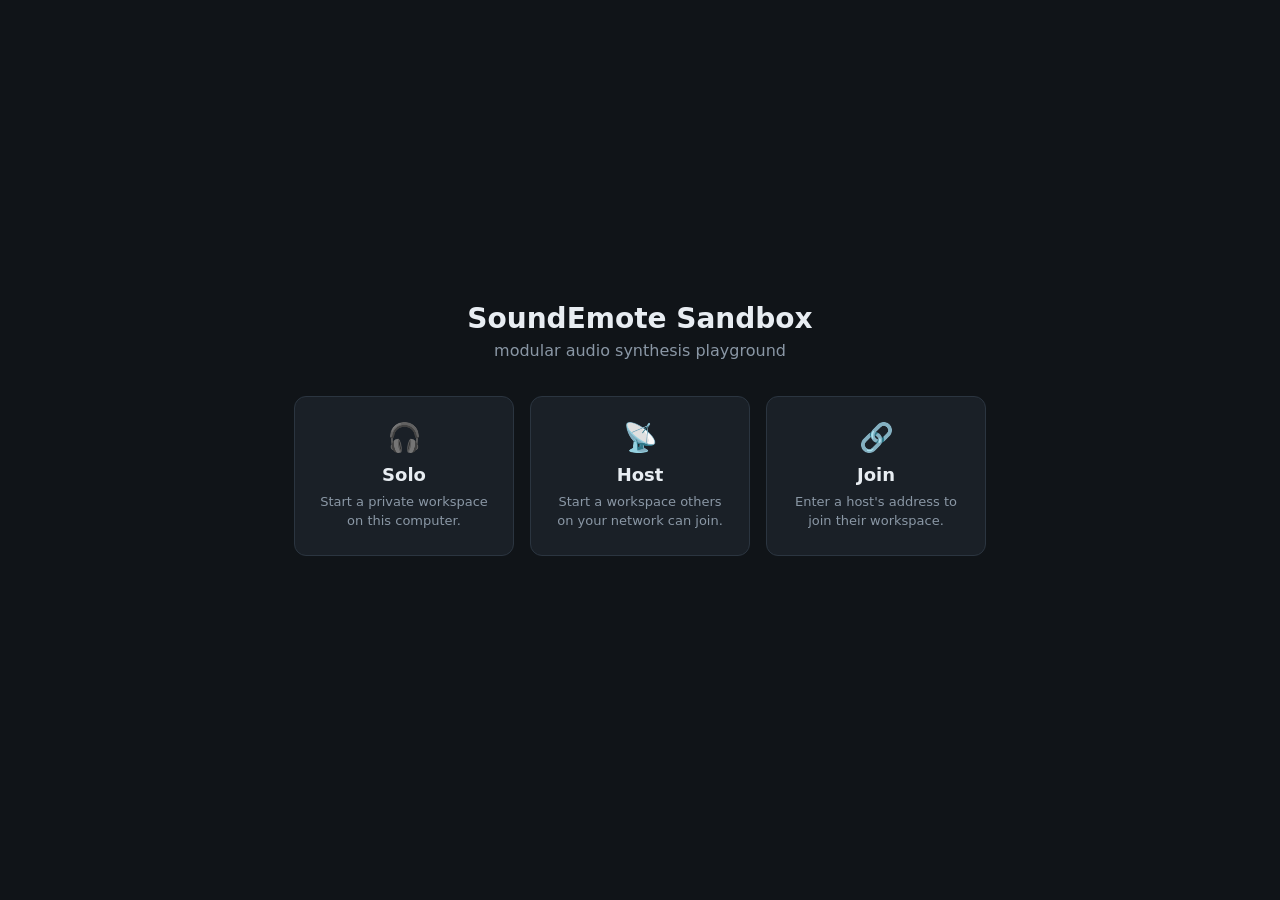
<file: src-launcher/index.html>
<!DOCTYPE html>
<html lang="en">
<head>
<meta charset="utf-8">
<title>SoundEmote Sandbox</title>
<style>
  :root {
    --bg: #101418;
    --panel: #1a2027;
    --panel-hover: #222a33;
    --text: #e8edf2;
    --dim: #8a97a5;
    --accent: #4fd1c5;
    --err: #f28b82;
  }
  * { box-sizing: border-box; margin: 0; padding: 0; }
  body {
    background: var(--bg); color: var(--text);
    font-family: "Segoe UI", system-ui, sans-serif;
    min-height: 100vh; display: flex; align-items: center; justify-content: center;
  }
  .wrap { width: min(720px, 92vw); text-align: center; }
  h1 { font-size: 28px; font-weight: 600; margin-bottom: 6px; }
  .sub { color: var(--dim); margin-bottom: 36px; }
  .cards { display: flex; gap: 16px; justify-content: center; flex-wrap: wrap; }
  .card {
    flex: 1 1 200px; max-width: 220px; background: var(--panel);
    border: 1px solid #2b3540; border-radius: 12px; padding: 24px 18px;
    cursor: pointer; transition: background .15s, transform .15s;
  }
  .card:hover { background: var(--panel-hover); transform: translateY(-2px); }
  .card h2 { font-size: 18px; margin-bottom: 8px; }
  .card p { font-size: 13px; color: var(--dim); line-height: 1.45; }
  .card .icon { font-size: 28px; margin-bottom: 10px; }
  #join-row {
    display: none; margin-top: 22px; gap: 8px; justify-content: center;
  }
  #join-row input {
    width: 300px; padding: 10px 12px; border-radius: 8px;
    border: 1px solid #2b3540; background: #0c1013; color: var(--text);
    font-size: 14px; outline: none;
  }
  #join-row input:focus { border-color: var(--accent); }
  button.go {
    padding: 10px 20px; border-radius: 8px; border: none; cursor: pointer;
    background: var(--accent); color: #08302c; font-weight: 600; font-size: 14px;
  }
  button.go:disabled { opacity: .5; cursor: wait; }
  #status { margin-top: 22px; color: var(--dim); font-size: 14px; min-height: 20px; }
  #status.err { color: var(--err); }
  #share { display: none; margin-top: 26px; background: var(--panel);
    border: 1px solid #2b3540; border-radius: 12px; padding: 22px; }
  #share code {
    display: inline-block; background: #0c1013; padding: 8px 14px;
    border-radius: 8px; font-size: 16px; color: var(--accent); margin: 10px 0 16px;
    user-select: all;
  }
  #share p { color: var(--dim); font-size: 13px; margin-bottom: 4px; }
</style>
</head>
<body>
<div class="wrap">
  <h1>SoundEmote Sandbox</h1>
  <div class="sub">modular audio synthesis playground</div>

  <div class="cards" id="cards">
    <div class="card" id="btn-solo">
      <div class="icon">&#127911;</div>
      <h2>Solo</h2>
      <p>Start a private workspace on this computer.</p>
    </div>
    <div class="card" id="btn-host">
      <div class="icon">&#128225;</div>
      <h2>Host</h2>
      <p>Start a workspace others on your network can join.</p>
    </div>
    <div class="card" id="btn-join">
      <div class="icon">&#128279;</div>
      <h2>Join</h2>
      <p>Enter a host's address to join their workspace.</p>
    </div>
  </div>

  <div id="join-row">
    <input id="join-addr" placeholder="192.168.1.42  or  192.168.1.42:8765" spellcheck="false">
    <button class="go" id="join-go">Join</button>
  </div>

  <div id="share">
    <p>Workspace is live. Others on your network can join at:</p>
    <code id="share-url"></code><br>
    <p style="margin-bottom:14px">They can use this app (Join) or any browser.</p>
    <button class="go" id="enter-go">Enter workspace</button>
  </div>

  <div id="status"></div>
</div>

<script>
  const invoke = window.__TAURI__ && window.__TAURI__.core
    ? window.__TAURI__.core.invoke
    : null;
  const $ = (id) => document.getElementById(id);
  const status = (msg, err) => {
    const el = $("status");
    el.textContent = msg || "";
    el.className = err ? "err" : "";
  };
  const busy = (on) => {
    document.querySelectorAll(".card, .go").forEach((el) => {
      el.style.pointerEvents = on ? "none" : "";
      el.style.opacity = on ? ".55" : "";
    });
  };

  $("btn-solo").onclick = async () => {
    if (!invoke) return status("Tauri bridge unavailable.", true);
    busy(true); status("Starting local server…");
    try {
      const url = await invoke("launch_solo");
      location.replace(url);
    } catch (e) { busy(false); status(String(e), true); }
  };

  $("btn-host").onclick = async () => {
    if (!invoke) return status("Tauri bridge unavailable.", true);
    busy(true); status("Starting shared server…");
    try {
      const info = await invoke("launch_host");
      busy(false); status("");
      $("cards").style.display = "none";
      $("join-row").style.display = "none";
      $("share").style.display = "block";
      $("share-url").textContent =
        info.share_url || "http://<your-LAN-IP>:8765/";
      $("enter-go").onclick = () => location.replace(info.url);
    } catch (e) { busy(false); status(String(e), true); }
  };

  $("btn-join").onclick = () => {
    const row = $("join-row");
    row.style.display = row.style.display === "flex" ? "none" : "flex";
    $("join-addr").focus();
  };

  const doJoin = () => {
    let addr = $("join-addr").value.trim();
    if (!addr) return;
    if (!/^https?:\/\//i.test(addr)) addr = "http://" + addr;
    try {
      const u = new URL(addr);
      if (!u.port) u.port = "8765";
      status("Connecting…");
      location.replace(u.href);
    } catch { status("That address doesn't look valid.", true); }
  };
  $("join-go").onclick = doJoin;
  $("join-addr").addEventListener("keydown", (e) => {
    if (e.key === "Enter") doJoin();
  });
</script>
</body>
</html>
</file>
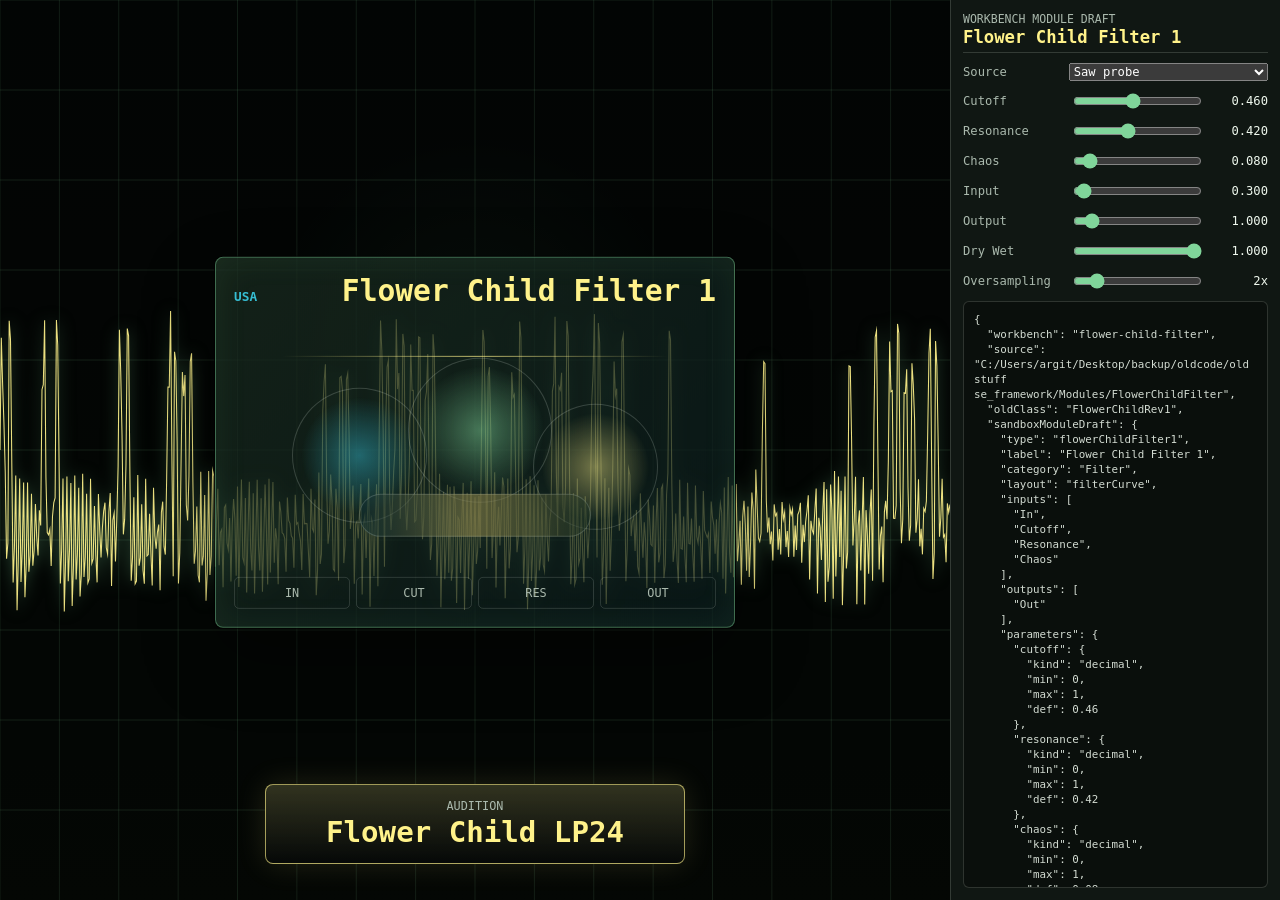
<file: public/workbenches/flower-child-filter/index.html>
<!doctype html>
<html lang="en">
<head>
  <meta charset="utf-8">
  <meta name="viewport" content="width=device-width, initial-scale=1">
  <title>Flower Child Filter Workbench</title>
  <link rel="stylesheet" href="./styles.css?v=flower-child-filter-workbench-1">
</head>
<body>
  <main class="flower-workbench">
    <section class="stage" aria-label="Flower Child Filter module workbench">
      <canvas id="flowerCanvas" width="1280" height="720" aria-label="Flower Child filter scope"></canvas>
      <div class="module-card" aria-hidden="true">
        <div class="module-title">
          <span>USA</span>
          <strong>Flower Child Filter 1</strong>
        </div>
        <div class="marionette">
          <i></i>
          <i></i>
          <i></i>
          <b></b>
        </div>
        <div class="socket-row">
          <span>IN</span>
          <span>CUT</span>
          <span>RES</span>
          <span>OUT</span>
        </div>
      </div>
      <button id="flowerAuditionButton" class="audition-button" type="button">
        <span>Audition</span>
        <strong>Flower Child LP24</strong>
      </button>
    </section>

    <aside class="controls" aria-label="Flower Child controls">
      <header>
        <span>Workbench Module Draft</span>
        <h1>Flower Child Filter 1</h1>
      </header>

      <label class="select-row" for="flowerSource">
        <span>Source</span>
        <select id="flowerSource">
          <option value="saw">Saw probe</option>
          <option value="pulse">Pulse train</option>
          <option value="noise">Dust noise</option>
        </select>
      </label>

      <div class="control-row">
        <label for="flowerCutoff">Cutoff</label>
        <input id="flowerCutoff" type="range" min="0" max="1" step="0.001" value="0.46">
        <output id="flowerCutoffValue" for="flowerCutoff">0.460</output>
      </div>

      <div class="control-row">
        <label for="flowerResonance">Resonance</label>
        <input id="flowerResonance" type="range" min="0" max="1" step="0.001" value="0.42">
        <output id="flowerResonanceValue" for="flowerResonance">0.420</output>
      </div>

      <div class="control-row">
        <label for="flowerChaos">Chaos</label>
        <input id="flowerChaos" type="range" min="0" max="1" step="0.001" value="0.08">
        <output id="flowerChaosValue" for="flowerChaos">0.080</output>
      </div>

      <div class="control-row">
        <label for="flowerInput">Input</label>
        <input id="flowerInput" type="range" min="0" max="10" step="0.001" value="0.30">
        <output id="flowerInputValue" for="flowerInput">0.300</output>
      </div>

      <div class="control-row">
        <label for="flowerOutput">Output</label>
        <input id="flowerOutput" type="range" min="0" max="10" step="0.001" value="1.00">
        <output id="flowerOutputValue" for="flowerOutput">1.000</output>
      </div>

      <div class="control-row">
        <label for="flowerDryWet">Dry Wet</label>
        <input id="flowerDryWet" type="range" min="0" max="1" step="0.001" value="1.00">
        <output id="flowerDryWetValue" for="flowerDryWet">1.000</output>
      </div>

      <div class="control-row">
        <label for="flowerOversampling">Oversampling</label>
        <input id="flowerOversampling" type="range" min="1" max="8" step="1" value="2">
        <output id="flowerOversamplingValue" for="flowerOversampling">2x</output>
      </div>

      <pre id="flowerPacket" class="packet" aria-label="Flower Child module packet"></pre>
    </aside>
  </main>
  <script src="./flower-child-filter-workbench.js?v=flower-child-filter-workbench-1"></script>
</body>
</html>
</file>
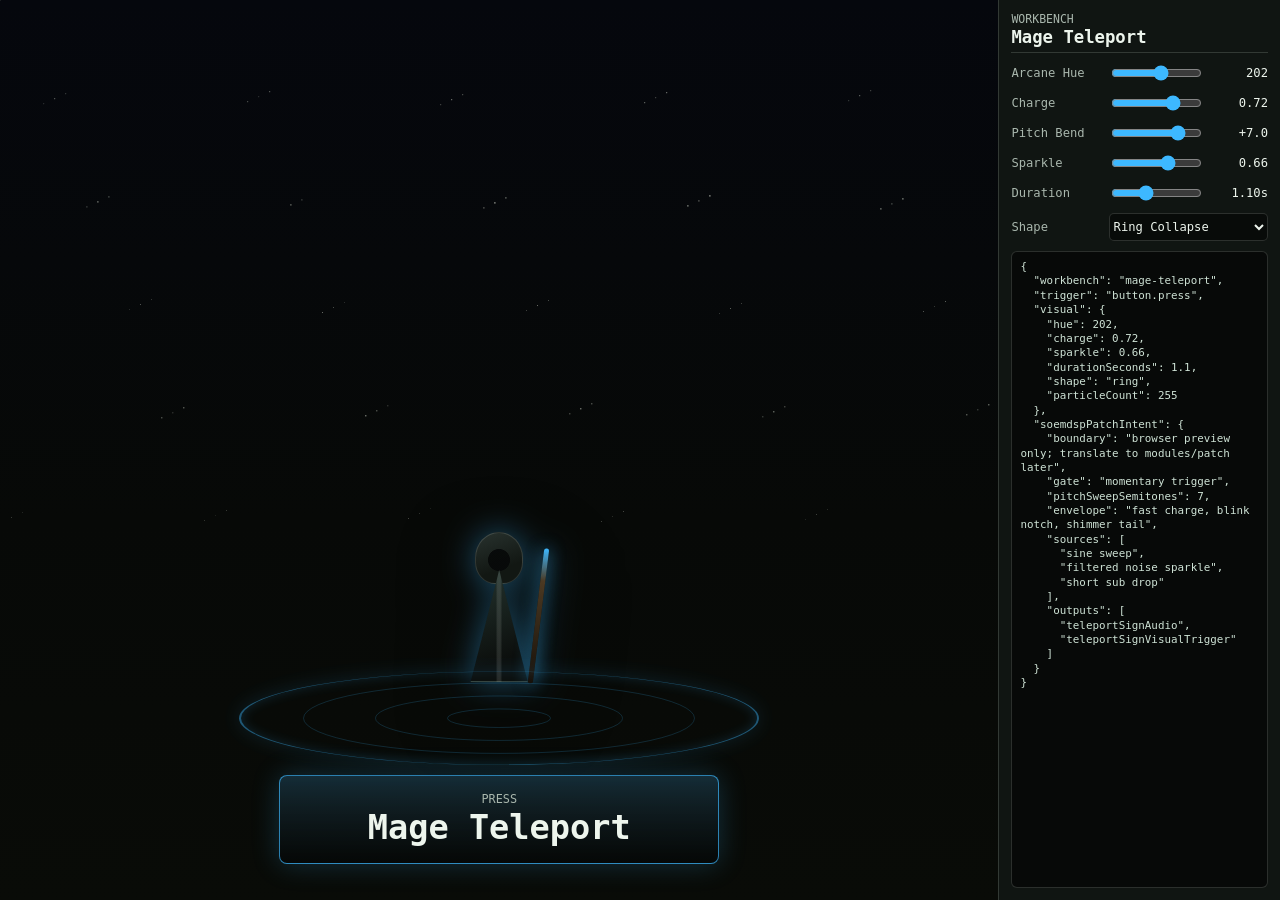
<file: public/workbenches/mage-teleport/index.html>
<!doctype html>
<html lang="en">
<head>
  <meta charset="utf-8">
  <meta name="viewport" content="width=device-width, initial-scale=1">
  <title>Mage Teleport Workbench</title>
  <link rel="stylesheet" href="./styles.css?v=mage-teleport-workbench-1">
</head>
<body>
  <main class="teleport-workbench">
    <section class="stage" aria-label="Mage teleport sign preview">
      <canvas id="teleportCanvas" width="1280" height="720" aria-label="Teleport visualizer"></canvas>
      <div class="stage-overlay" aria-hidden="true">
        <div class="mage">
          <div class="hood"></div>
          <div class="body"></div>
          <div class="staff"></div>
        </div>
        <div class="sigil">
          <i></i>
          <i></i>
          <i></i>
        </div>
      </div>
      <button id="castTeleportButton" class="cast-button" type="button">
        <span>Press</span>
        <strong>Mage Teleport</strong>
      </button>
    </section>

    <aside class="controls" aria-label="Teleport controls">
      <header>
        <span>Workbench</span>
        <h1>Mage Teleport</h1>
      </header>

      <div class="control-row">
        <label for="teleportHue">Arcane Hue</label>
        <input id="teleportHue" type="range" min="0" max="360" value="202">
        <output id="teleportHueValue" for="teleportHue">202</output>
      </div>

      <div class="control-row">
        <label for="teleportCharge">Charge</label>
        <input id="teleportCharge" type="range" min="0" max="1" step="0.01" value="0.72">
        <output id="teleportChargeValue" for="teleportCharge">0.72</output>
      </div>

      <div class="control-row">
        <label for="teleportPitch">Pitch Bend</label>
        <input id="teleportPitch" type="range" min="-12" max="12" step="0.1" value="7">
        <output id="teleportPitchValue" for="teleportPitch">+7.0</output>
      </div>

      <div class="control-row">
        <label for="teleportSparkle">Sparkle</label>
        <input id="teleportSparkle" type="range" min="0" max="1" step="0.01" value="0.66">
        <output id="teleportSparkleValue" for="teleportSparkle">0.66</output>
      </div>

      <div class="control-row">
        <label for="teleportDuration">Duration</label>
        <input id="teleportDuration" type="range" min="0.35" max="2.4" step="0.01" value="1.1">
        <output id="teleportDurationValue" for="teleportDuration">1.10s</output>
      </div>

      <label class="select-row" for="teleportShape">
        <span>Shape</span>
        <select id="teleportShape">
          <option value="ring">Ring Collapse</option>
          <option value="column">Column Tear</option>
          <option value="scatter">Scatter Blink</option>
        </select>
      </label>

      <pre id="teleportPacket" class="packet" aria-label="Teleport packet preview"></pre>
    </aside>
  </main>
  <script src="./mage-teleport-workbench.js?v=mage-teleport-workbench-1"></script>
</body>
</html>
</file>
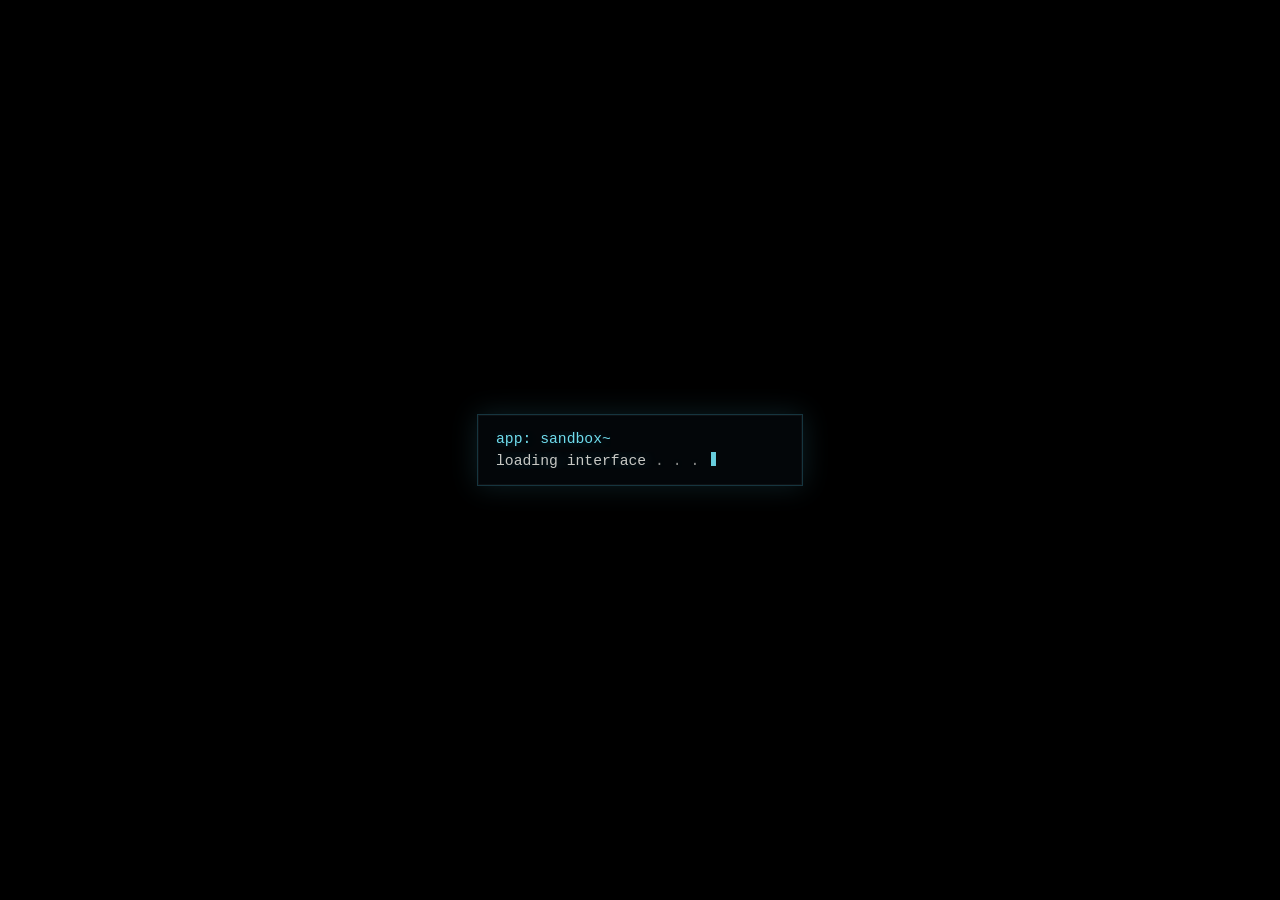
<file: public/examples/terminal-boot-loading-screen.html>
<!doctype html>
<html lang="en">
<head>
  <meta charset="utf-8">
  <meta name="viewport" content="width=device-width, initial-scale=1">
  <title>Terminal boot loading screen example</title>
  <style>
    :root {
      color-scheme: dark;
    }

    body {
      margin: 0;
      min-height: 100vh;
      display: grid;
      place-items: center;
      background: #000000;
      color: rgba(243, 241, 236, 0.76);
      font-family: "Cascadia Mono", "Cascadia Code", Consolas, "Courier New", monospace;
      font-size: 0.92rem;
      letter-spacing: 0;
    }

    .node-boot-terminal {
      display: grid;
      gap: 0.28rem;
      min-width: min(18rem, calc(100vw - 3rem));
      padding: 1rem 1.1rem;
      border: 1px solid rgba(90, 219, 255, 0.22);
      background: rgba(4, 8, 12, 0.78);
      box-shadow:
        0 0 0 1px rgba(255, 255, 255, 0.04) inset,
        0 0 28px rgba(90, 219, 255, 0.14);
    }

    .node-boot-line {
      display: block;
      width: max-content;
      max-width: 100%;
      overflow: hidden;
      white-space: nowrap;
      text-shadow: 0 0 14px rgba(90, 219, 255, 0.32);
    }

    .node-boot-line-app {
      color: rgba(120, 238, 255, 0.92);
    }

    .node-boot-prompt {
      display: inline-block;
    }

    .node-boot-command {
      display: inline-block;
      width: 0;
      margin-left: 1ch;
      overflow: hidden;
      vertical-align: bottom;
      animation: node-boot-command-type 420ms steps(8, end) 220ms both;
    }

    .node-boot-line-loading {
      color: rgba(243, 241, 236, 0.82);
      animation: node-boot-line-reveal 500ms steps(17, end) 680ms both;
    }

    .node-boot-line-loading::after {
      content: "";
      display: inline-block;
      width: 0.55ch;
      height: 1em;
      margin-left: 0.35ch;
      vertical-align: -0.12em;
      background: rgba(120, 238, 255, 0.86);
      animation: node-boot-cursor-blink 1000ms steps(1, end) infinite;
      animation-delay: var(--node-boot-cursor-delay, 0ms);
    }

    .node-boot-dot {
      color: rgba(243, 241, 236, 0.56);
      animation: node-boot-dot-pulse 500ms steps(1, end) infinite;
    }

    .node-boot-dot:nth-child(2) {
      animation-delay: 100ms;
    }

    .node-boot-dot:nth-child(3) {
      animation-delay: 200ms;
    }

    @keyframes node-boot-line-reveal {
      from { clip-path: inset(0 100% 0 0); }
      to { clip-path: inset(0 0 0 0); }
    }

    @keyframes node-boot-command-type {
      from { width: 0; }
      to { width: 8ch; }
    }

    @keyframes node-boot-cursor-blink {
      0%, 49% { opacity: 1; }
      50%, 100% { opacity: 0; }
    }

    @keyframes node-boot-dot-pulse {
      0%, 32% { opacity: 0.28; }
      33%, 100% { opacity: 1; }
    }
  </style>
</head>
<body>
  <div class="node-boot-terminal" aria-label="Terminal boot loading screen example">
    <span class="node-boot-line node-boot-line-app">
      <span class="node-boot-prompt">app:</span><span class="node-boot-command">sandbox~</span>
    </span>
    <span class="node-boot-line node-boot-line-loading">
      loading interface <span class="node-boot-dot">.</span> <span class="node-boot-dot">.</span> <span class="node-boot-dot">.</span>
    </span>
  </div>
</body>
</html>
</file>
<file: public/workbenches/flower-child-filter/styles.css>
:root {
  color-scheme: dark;
  --bg: #030605;
  --panel: #101713;
  --line: rgba(233, 246, 231, 0.16);
  --text: #eff8ee;
  --muted: #aab9ad;
  --leaf: #80d59a;
  --petal: #fff28a;
  --water: #36bdd2;
  font-family: "Cascadia Mono", Consolas, monospace;
}

* {
  box-sizing: border-box;
}

html,
body {
  width: 100%;
  height: 100%;
  margin: 0;
  overflow: hidden;
  background: var(--bg);
  color: var(--text);
}

button,
input,
select {
  font: inherit;
}

.flower-workbench {
  display: grid;
  grid-template-columns: minmax(0, 1fr) minmax(330px, 24vw);
  width: 100vw;
  height: 100vh;
  min-width: 0;
  min-height: 0;
}

.stage {
  position: relative;
  min-width: 0;
  min-height: 0;
  overflow: hidden;
  background:
    radial-gradient(circle at 50% 38%, color-mix(in srgb, var(--leaf) 14%, transparent), transparent 28%),
    linear-gradient(180deg, #030506 0%, #050807 54%, #080b06 100%);
}

#flowerCanvas {
  position: absolute;
  inset: 0;
  width: 100%;
  height: 100%;
}

.module-card {
  position: absolute;
  left: 50%;
  top: 50%;
  display: grid;
  grid-template-rows: auto minmax(0, 1fr) auto;
  width: min(520px, 54vw);
  aspect-ratio: 1.4 / 1;
  padding: 18px;
  border: 1px solid color-mix(in srgb, var(--leaf) 44%, transparent);
  border-radius: 8px;
  background:
    linear-gradient(135deg, rgba(128, 213, 154, 0.12), rgba(54, 189, 210, 0.08)),
    rgba(6, 10, 8, 0.72);
  box-shadow:
    0 0 0 1px rgba(0, 0, 0, 0.84),
    0 28px 70px rgba(0, 0, 0, 0.44),
    inset 0 0 34px rgba(128, 213, 154, 0.08);
  transform: translate(-50%, -52%);
}

.module-title {
  display: flex;
  align-items: baseline;
  justify-content: space-between;
  gap: 12px;
  min-width: 0;
}

.module-title span {
  color: var(--water);
  font-size: 0.8rem;
  font-weight: 800;
}

.module-title strong {
  min-width: 0;
  color: var(--petal);
  font-size: clamp(1rem, 2.4vw, 1.85rem);
  line-height: 1.05;
  text-align: right;
}

.marionette {
  position: relative;
  min-height: 0;
  overflow: hidden;
}

.marionette::before {
  content: "";
  position: absolute;
  left: 10%;
  right: 10%;
  top: 18%;
  height: 1px;
  background: linear-gradient(90deg, transparent, rgba(255, 242, 138, 0.72), transparent);
}

.marionette i,
.marionette b {
  position: absolute;
  display: block;
  border: 1px solid rgba(239, 248, 238, 0.18);
  border-radius: 50%;
}

.marionette i:nth-child(1) {
  left: 12%;
  top: 30%;
  width: 28%;
  aspect-ratio: 1;
  background: radial-gradient(circle, rgba(54, 189, 210, 0.46), transparent 62%);
}

.marionette i:nth-child(2) {
  left: 36%;
  top: 19%;
  width: 30%;
  aspect-ratio: 1;
  background: radial-gradient(circle, rgba(128, 213, 154, 0.48), transparent 64%);
}

.marionette i:nth-child(3) {
  right: 12%;
  top: 36%;
  width: 26%;
  aspect-ratio: 1;
  background: radial-gradient(circle, rgba(255, 242, 138, 0.42), transparent 62%);
}

.marionette b {
  left: 26%;
  right: 26%;
  bottom: 15%;
  height: 16%;
  border-radius: 999px;
  background:
    linear-gradient(90deg, rgba(54, 189, 210, 0.12), rgba(255, 242, 138, 0.32), rgba(128, 213, 154, 0.12)),
    rgba(0, 0, 0, 0.44);
}

.socket-row {
  display: grid;
  grid-template-columns: repeat(4, minmax(0, 1fr));
  gap: 6px;
}

.socket-row span {
  display: grid;
  place-items: center;
  min-height: 32px;
  border: 1px solid rgba(239, 248, 238, 0.14);
  border-radius: 5px;
  color: var(--muted);
  font-size: 0.74rem;
}

.audition-button {
  position: absolute;
  left: 50%;
  bottom: 4vh;
  display: grid;
  gap: 2px;
  min-width: min(420px, 58vw);
  padding: 14px 20px;
  border: 1px solid color-mix(in srgb, var(--petal) 62%, transparent);
  border-radius: 8px;
  background:
    linear-gradient(180deg, rgba(255, 242, 138, 0.16), rgba(5, 8, 7, 0.94)),
    #0a0e0b;
  color: var(--text);
  box-shadow: 0 0 30px rgba(255, 242, 138, 0.13);
  transform: translateX(-50%);
}

.audition-button:active {
  transform: translateX(-50%) translateY(1px) scale(0.995);
}

.audition-button span {
  color: var(--muted);
  font-size: 0.74rem;
  text-transform: uppercase;
}

.audition-button strong {
  color: var(--petal);
  font-size: clamp(1.08rem, 2.4vw, 1.82rem);
}

.controls {
  display: grid;
  grid-template-rows: auto repeat(8, auto) minmax(0, 1fr);
  gap: 10px;
  min-width: 0;
  min-height: 0;
  padding: 12px;
  overflow: auto;
  border-left: 1px solid var(--line);
  background: var(--panel);
}

.controls header {
  display: grid;
  gap: 2px;
  padding-bottom: 6px;
  border-bottom: 1px solid var(--line);
}

.controls header span {
  color: var(--muted);
  font-size: 0.72rem;
  text-transform: uppercase;
}

.controls h1 {
  margin: 0;
  color: var(--petal);
  font-size: 1.08rem;
  line-height: 1.05;
}

.control-row,
.select-row {
  display: grid;
  grid-template-columns: minmax(7.8em, 1fr) minmax(92px, 1.3fr) 4.8em;
  align-items: center;
  gap: 6px;
  min-width: 0;
  color: var(--muted);
  font-size: 0.76rem;
}

.select-row {
  grid-template-columns: minmax(7.8em, 1fr) minmax(0, 2fr);
}

.control-row input,
.select-row select {
  min-width: 0;
  accent-color: var(--leaf);
}

.control-row output {
  color: var(--text);
  text-align: right;
}

.packet {
  min-width: 0;
  min-height: 0;
  margin: 0;
  padding: 10px;
  overflow: auto;
  border: 1px solid var(--line);
  border-radius: 6px;
  background: rgba(0, 0, 0, 0.34);
  color: rgba(239, 248, 238, 0.88);
  font-size: 0.68rem;
  line-height: 1.38;
  white-space: pre-wrap;
}

@media (max-width: 880px) {
  .flower-workbench {
    grid-template-columns: 1fr;
    grid-template-rows: minmax(0, 1fr) minmax(260px, 42vh);
  }

  .controls {
    border-left: 0;
    border-top: 1px solid var(--line);
  }
}
</file>
<file: public/workbenches/mage-teleport/styles.css>
:root {
  color-scheme: dark;
  --bg: #070908;
  --panel: #101512;
  --line: rgba(226, 241, 230, 0.16);
  --text: #edf5ed;
  --muted: #a9b7ad;
  --arcane: #47cfff;
  font-family: "Cascadia Mono", Consolas, monospace;
}

* {
  box-sizing: border-box;
}

html,
body {
  width: 100%;
  height: 100%;
  margin: 0;
  overflow: hidden;
  background: var(--bg);
  color: var(--text);
}

button,
input,
select {
  font: inherit;
}

.teleport-workbench {
  display: grid;
  grid-template-columns: minmax(0, 1fr) minmax(280px, 22vw);
  width: 100vw;
  height: 100vh;
  min-width: 0;
  min-height: 0;
}

.stage {
  position: relative;
  min-width: 0;
  min-height: 0;
  overflow: hidden;
  background:
    radial-gradient(circle at 50% 44%, color-mix(in srgb, var(--arcane) 17%, transparent), transparent 28%),
    linear-gradient(180deg, #06080c 0%, #050705 58%, #0a0c08 100%);
}

#teleportCanvas {
  position: absolute;
  inset: 0;
  width: 100%;
  height: 100%;
}

.stage-overlay {
  position: absolute;
  inset: 0;
  pointer-events: none;
}

.mage {
  position: absolute;
  left: calc(50% - 42px);
  bottom: 24%;
  width: 84px;
  height: 152px;
  filter:
    drop-shadow(0 0 16px color-mix(in srgb, var(--arcane) 42%, transparent))
    drop-shadow(0 24px 34px rgba(0, 0, 0, 0.62));
  transform-origin: 50% 100%;
}

.hood {
  position: absolute;
  left: 18px;
  top: 0;
  width: 48px;
  height: 52px;
  border-radius: 50% 50% 42% 42%;
  background:
    radial-gradient(circle at 50% 54%, rgba(7, 9, 9, 0.95) 0 30%, transparent 32%),
    linear-gradient(160deg, #28322e, #121713 68%);
  border: 1px solid rgba(237, 245, 237, 0.14);
}

.body {
  position: absolute;
  left: 8px;
  top: 38px;
  width: 68px;
  height: 112px;
  clip-path: polygon(50% 0, 92% 100%, 8% 100%);
  background:
    linear-gradient(90deg, transparent 0 45%, rgba(237, 245, 237, 0.12) 48% 52%, transparent 55%),
    linear-gradient(160deg, #24342f, #0c0f0d 76%);
  border: 1px solid rgba(237, 245, 237, 0.1);
}

.staff {
  position: absolute;
  right: 0;
  top: 16px;
  width: 5px;
  height: 136px;
  border-radius: 999px;
  background: linear-gradient(180deg, var(--arcane), #4b3922 24%, #171009 100%);
  box-shadow: 0 0 16px color-mix(in srgb, var(--arcane) 64%, transparent);
  transform: rotate(7deg);
}

.sigil {
  position: absolute;
  left: calc(50% - min(28vw, 260px));
  bottom: 15%;
  width: min(56vw, 520px);
  aspect-ratio: 1;
  border: 2px solid color-mix(in srgb, var(--arcane) 62%, transparent);
  border-radius: 50%;
  opacity: 0.72;
  box-shadow:
    inset 0 0 28px color-mix(in srgb, var(--arcane) 22%, transparent),
    0 0 48px color-mix(in srgb, var(--arcane) 18%, transparent);
  transform: scaleY(0.18);
  transform-origin: 50% 100%;
}

.sigil i {
  position: absolute;
  inset: 12%;
  border: 1px solid color-mix(in srgb, var(--arcane) 42%, transparent);
  border-radius: 50%;
}

.sigil i:nth-child(2) {
  inset: 26%;
}

.sigil i:nth-child(3) {
  inset: 40%;
}

.cast-button {
  position: absolute;
  left: 50%;
  bottom: 4vh;
  display: grid;
  gap: 2px;
  min-width: min(440px, 62vw);
  padding: 16px 22px;
  border: 1px solid color-mix(in srgb, var(--arcane) 68%, transparent);
  border-radius: 8px;
  background:
    linear-gradient(180deg, color-mix(in srgb, var(--arcane) 18%, transparent), rgba(5, 7, 6, 0.92)),
    #0b0f0d;
  color: var(--text);
  box-shadow: 0 0 28px color-mix(in srgb, var(--arcane) 22%, transparent);
  transform: translateX(-50%);
}

.cast-button:active {
  transform: translateX(-50%) translateY(1px) scale(0.995);
}

.cast-button span {
  color: var(--muted);
  font-size: 0.74rem;
  text-transform: uppercase;
}

.cast-button strong {
  font-size: clamp(1.15rem, 3vw, 2.1rem);
  letter-spacing: 0;
}

.controls {
  display: grid;
  grid-template-rows: auto repeat(5, auto) auto minmax(0, 1fr);
  gap: 10px;
  min-width: 0;
  min-height: 0;
  padding: 12px;
  overflow: auto;
  border-left: 1px solid var(--line);
  background: var(--panel);
}

.controls header {
  display: grid;
  gap: 2px;
  padding-bottom: 6px;
  border-bottom: 1px solid var(--line);
}

.controls header span {
  color: var(--muted);
  font-size: 0.72rem;
  text-transform: uppercase;
}

.controls h1 {
  margin: 0;
  font-size: 1.08rem;
  line-height: 1.05;
}

.control-row,
.select-row {
  display: grid;
  grid-template-columns: minmax(7.5em, 1fr) minmax(82px, 1.3fr) 4.8em;
  align-items: center;
  gap: 6px;
  min-width: 0;
  color: var(--muted);
  font-size: 0.76rem;
}

.control-row input,
.select-row select {
  min-width: 0;
  accent-color: var(--arcane);
}

.control-row output {
  color: var(--text);
  text-align: right;
}

.select-row {
  grid-template-columns: minmax(7.5em, 1fr) minmax(0, 2.3fr);
}

.select-row select {
  min-height: 28px;
  border: 1px solid var(--line);
  border-radius: 5px;
  background: #080b09;
  color: var(--text);
}

.packet {
  min-height: 0;
  margin: 0;
  padding: 8px;
  overflow: auto;
  border: 1px solid var(--line);
  border-radius: 6px;
  background: #070908;
  color: #cfe3d6;
  font-size: 0.68rem;
  line-height: 1.32;
  white-space: pre-wrap;
}

body.teleporting .mage {
  animation: mage-blink var(--teleport-duration, 1.1s) ease-in-out both;
}

body.teleporting .sigil {
  animation: sigil-pulse var(--teleport-duration, 1.1s) ease-out both;
}

@keyframes mage-blink {
  0% { opacity: 1; transform: translateX(0) scale(1); }
  35% { opacity: 1; transform: translateX(-8px) scale(1.02); }
  58% { opacity: 0.08; transform: translateX(28px) scale(0.4); filter: blur(3px); }
  76% { opacity: 0.12; transform: translateX(-42px) scale(1.4); filter: blur(5px); }
  100% { opacity: 1; transform: translateX(0) scale(1); filter: none; }
}

@keyframes sigil-pulse {
  0% { opacity: 0.4; transform: scaleY(0.18) scale(0.86); }
  42% { opacity: 1; transform: scaleY(0.18) scale(1.18); }
  100% { opacity: 0.72; transform: scaleY(0.18) scale(1); }
}

@media (max-width: 820px) {
  .teleport-workbench {
    grid-template-columns: 1fr;
    grid-template-rows: minmax(0, 1fr) minmax(210px, 34vh);
  }

  .controls {
    border-left: 0;
    border-top: 1px solid var(--line);
  }
}
</file>
